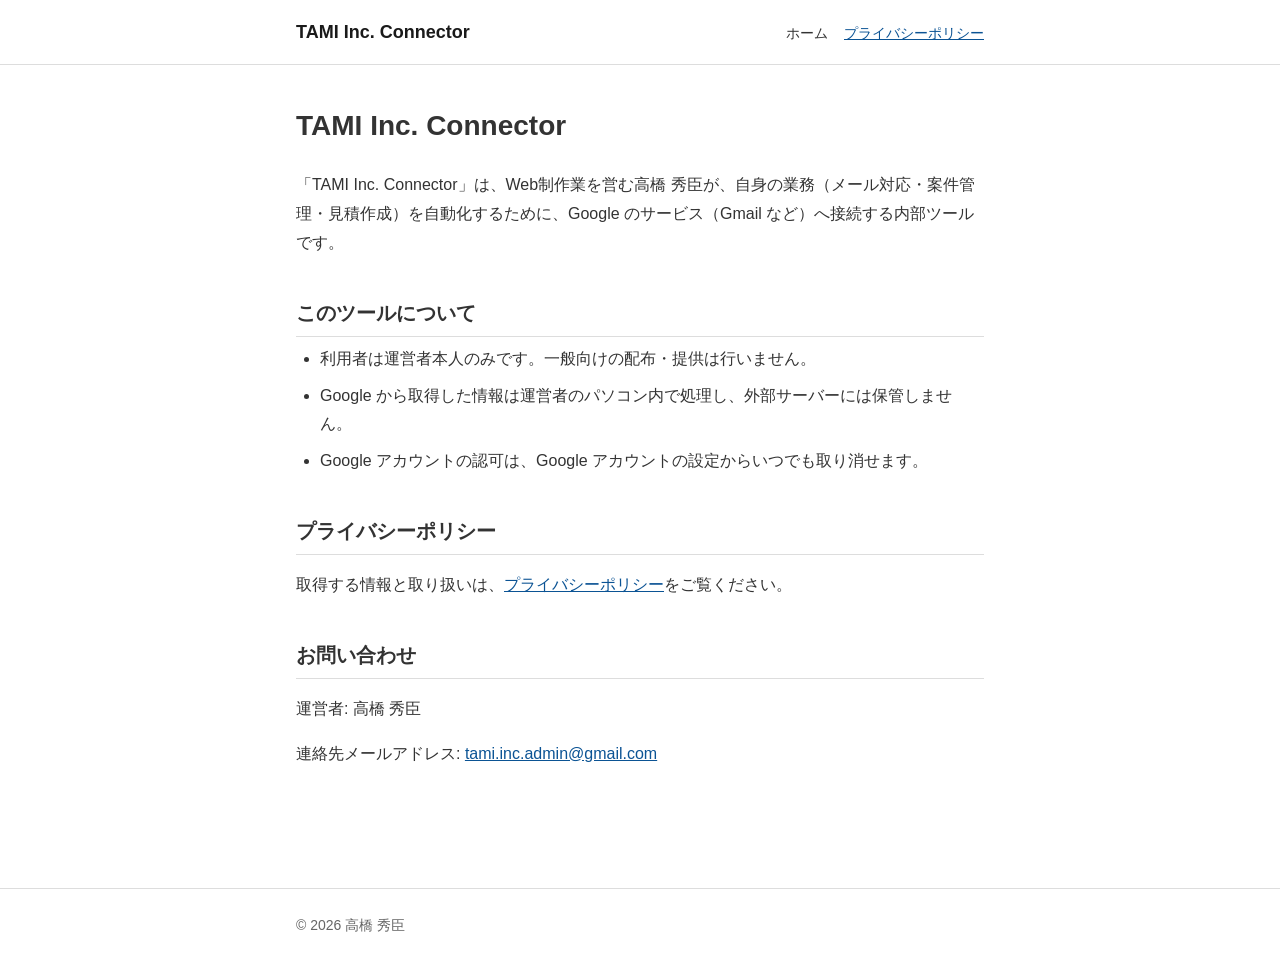
<file: index.html>
<!DOCTYPE html>
<html lang="ja">
<head>
  <meta charset="UTF-8">
  <meta name="viewport" content="width=device-width, initial-scale=1.0">
  <title>TAMI Inc. Connector</title>
  <meta name="description" content="Web制作業を営む高橋 秀臣が、自身の業務を自動化するために Google のサービスへ接続する内部ツール「TAMI Inc. Connector」の紹介ページです。">
  <link rel="stylesheet" href="css/style.css">
</head>
<body>
  <header class="l-header">
    <div class="l-header__inner">
      <p class="l-header__title"><a class="l-header__title-link" href="index.html">TAMI Inc. Connector</a></p>
      <nav class="l-header__nav" aria-label="メインメニュー">
        <ul class="l-header__list">
          <li class="l-header__item"><a class="l-header__link l-header__link--current" href="index.html" aria-current="page">ホーム</a></li>
          <li class="l-header__item"><a class="l-header__link" href="privacy.html">プライバシーポリシー</a></li>
        </ul>
      </nav>
    </div>
  </header>

  <main class="l-main">
    <div class="l-main__inner">
      <article class="p-intro">
        <h1 class="p-intro__title">TAMI Inc. Connector</h1>
        <p class="p-intro__lead">「TAMI Inc. Connector」は、Web制作業を営む高橋 秀臣が、自身の業務（メール対応・案件管理・見積作成）を自動化するために、Google のサービス（Gmail など）へ接続する内部ツールです。</p>

        <section class="p-intro__section">
          <h2 class="p-intro__heading">このツールについて</h2>
          <ul class="p-intro__list">
            <li class="p-intro__item">利用者は運営者本人のみです。一般向けの配布・提供は行いません。</li>
            <li class="p-intro__item">Google から取得した情報は運営者のパソコン内で処理し、外部サーバーには保管しません。</li>
            <li class="p-intro__item">Google アカウントの認可は、Google アカウントの設定からいつでも取り消せます。</li>
          </ul>
        </section>

        <section class="p-intro__section">
          <h2 class="p-intro__heading">プライバシーポリシー</h2>
          <p class="p-intro__text">取得する情報と取り扱いは、<a href="privacy.html">プライバシーポリシー</a>をご覧ください。</p>
        </section>

        <section class="p-intro__section">
          <h2 class="p-intro__heading">お問い合わせ</h2>
          <p class="p-intro__text">運営者: 高橋 秀臣</p>
          <p class="p-intro__text">連絡先メールアドレス: <a href="mailto:tami.inc.admin@gmail.com">tami.inc.admin@gmail.com</a></p>
        </section>
      </article>
    </div>
  </main>

  <footer class="l-footer">
    <div class="l-footer__inner">
      <p class="l-footer__copyright">© 2026 高橋 秀臣</p>
    </div>
  </footer>
</body>
</html>
</file>
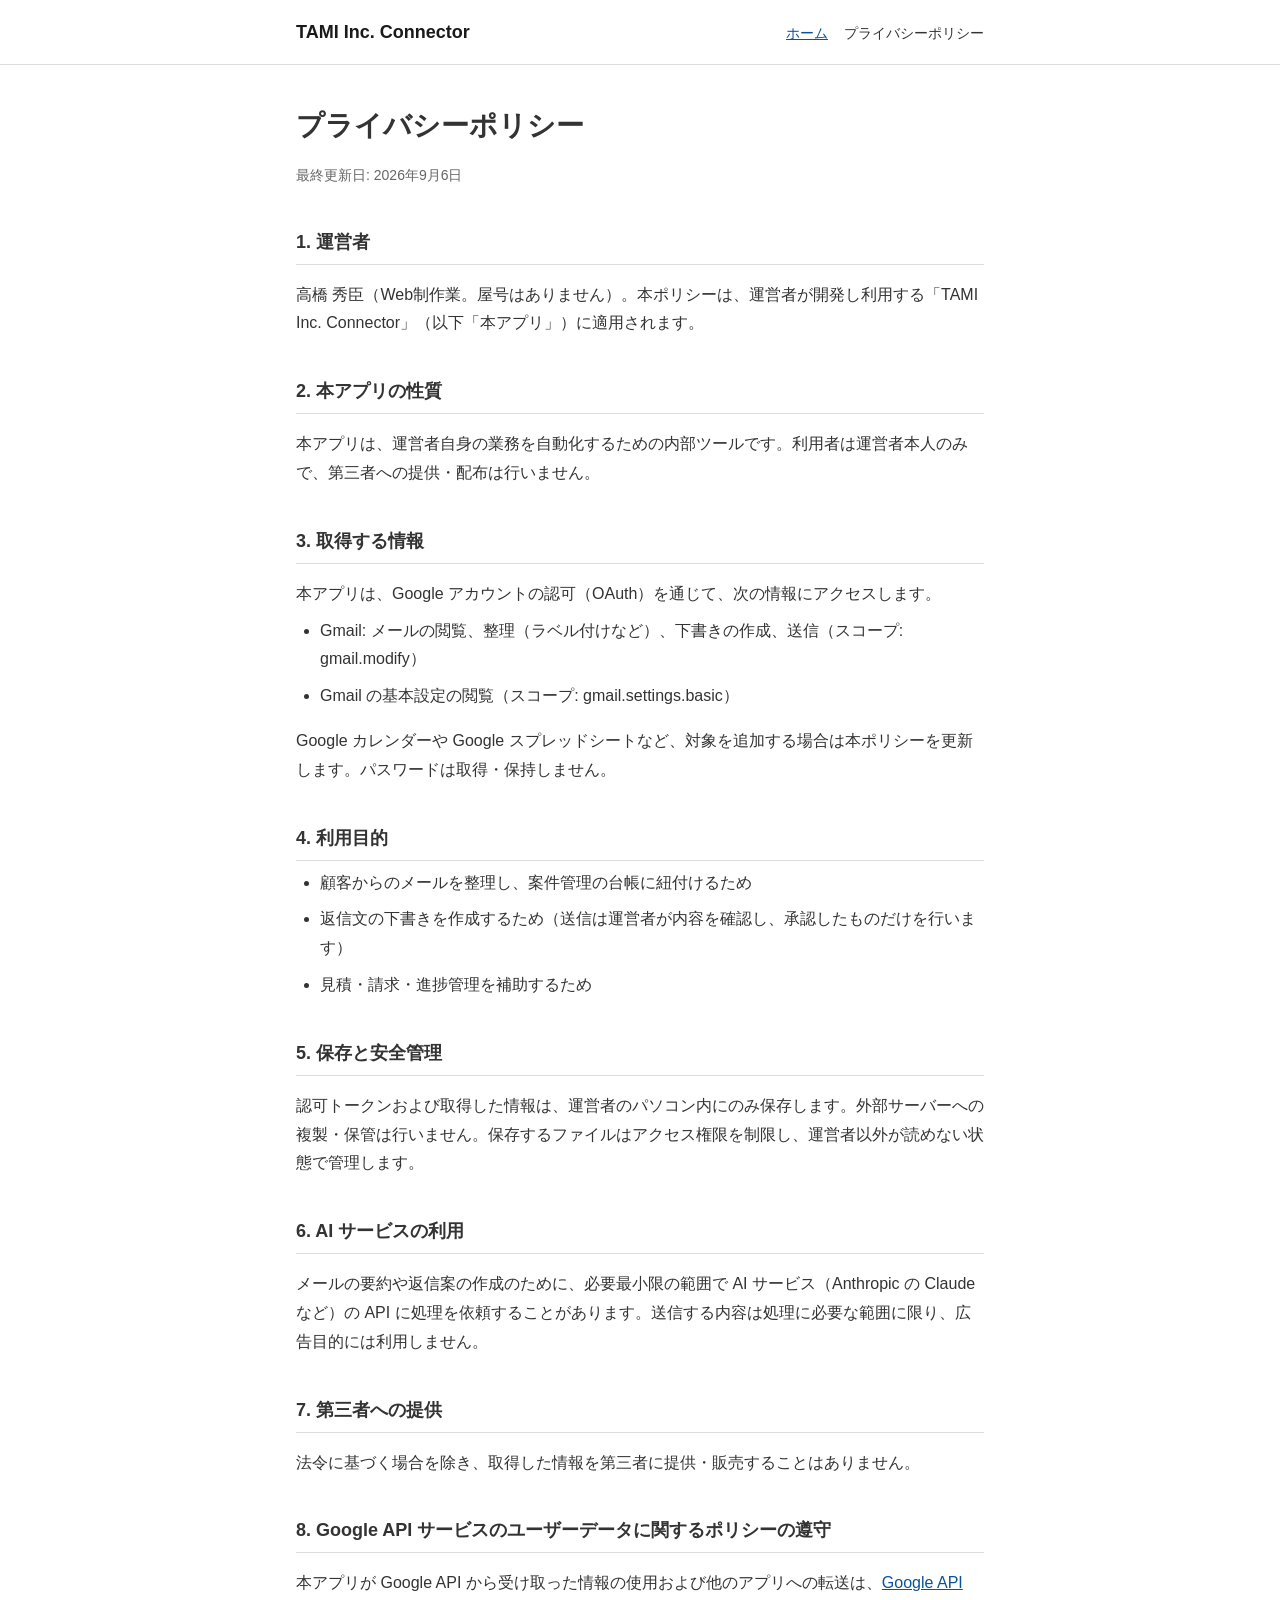
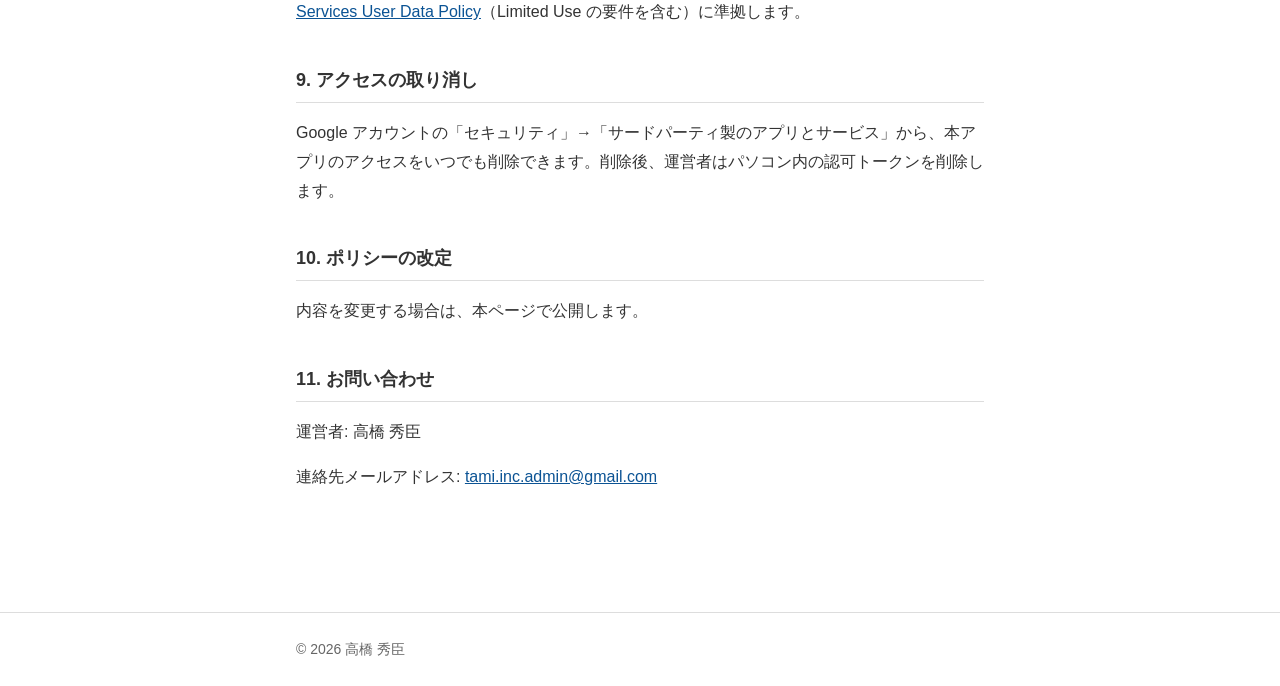
<file: privacy.html>
<!DOCTYPE html>
<html lang="ja">
<head>
  <meta charset="UTF-8">
  <meta name="viewport" content="width=device-width, initial-scale=1.0">
  <title>プライバシーポリシー | TAMI Inc. Connector</title>
  <meta name="description" content="内部ツール「TAMI Inc. Connector」が Google アカウントの認可を通じて取得する情報と、その利用目的・保存方法・取り消し方法を定めたプライバシーポリシーです。">
  <link rel="stylesheet" href="css/style.css">
</head>
<body>
  <header class="l-header">
    <div class="l-header__inner">
      <p class="l-header__title"><a class="l-header__title-link" href="index.html">TAMI Inc. Connector</a></p>
      <nav class="l-header__nav" aria-label="メインメニュー">
        <ul class="l-header__list">
          <li class="l-header__item"><a class="l-header__link" href="index.html">ホーム</a></li>
          <li class="l-header__item"><a class="l-header__link l-header__link--current" href="privacy.html" aria-current="page">プライバシーポリシー</a></li>
        </ul>
      </nav>
    </div>
  </header>

  <main class="l-main">
    <div class="l-main__inner">
      <article class="p-policy">
        <h1 class="p-policy__title">プライバシーポリシー</h1>
        <p class="p-policy__updated">最終更新日: 2026年9月6日</p>

        <section class="p-policy__section">
          <h2 class="p-policy__heading">1. 運営者</h2>
          <p class="p-policy__text">高橋 秀臣（Web制作業。屋号はありません）。本ポリシーは、運営者が開発し利用する「TAMI Inc. Connector」（以下「本アプリ」）に適用されます。</p>
        </section>

        <section class="p-policy__section">
          <h2 class="p-policy__heading">2. 本アプリの性質</h2>
          <p class="p-policy__text">本アプリは、運営者自身の業務を自動化するための内部ツールです。利用者は運営者本人のみで、第三者への提供・配布は行いません。</p>
        </section>

        <section class="p-policy__section">
          <h2 class="p-policy__heading">3. 取得する情報</h2>
          <p class="p-policy__text">本アプリは、Google アカウントの認可（OAuth）を通じて、次の情報にアクセスします。</p>
          <ul class="p-policy__list">
            <li class="p-policy__item">Gmail: メールの閲覧、整理（ラベル付けなど）、下書きの作成、送信（スコープ: gmail.modify）</li>
            <li class="p-policy__item">Gmail の基本設定の閲覧（スコープ: gmail.settings.basic）</li>
          </ul>
          <p class="p-policy__text">Google カレンダーや Google スプレッドシートなど、対象を追加する場合は本ポリシーを更新します。パスワードは取得・保持しません。</p>
        </section>

        <section class="p-policy__section">
          <h2 class="p-policy__heading">4. 利用目的</h2>
          <ul class="p-policy__list">
            <li class="p-policy__item">顧客からのメールを整理し、案件管理の台帳に紐付けるため</li>
            <li class="p-policy__item">返信文の下書きを作成するため（送信は運営者が内容を確認し、承認したものだけを行います）</li>
            <li class="p-policy__item">見積・請求・進捗管理を補助するため</li>
          </ul>
        </section>

        <section class="p-policy__section">
          <h2 class="p-policy__heading">5. 保存と安全管理</h2>
          <p class="p-policy__text">認可トークンおよび取得した情報は、運営者のパソコン内にのみ保存します。外部サーバーへの複製・保管は行いません。保存するファイルはアクセス権限を制限し、運営者以外が読めない状態で管理します。</p>
        </section>

        <section class="p-policy__section">
          <h2 class="p-policy__heading">6. AI サービスの利用</h2>
          <p class="p-policy__text">メールの要約や返信案の作成のために、必要最小限の範囲で AI サービス（Anthropic の Claude など）の API に処理を依頼することがあります。送信する内容は処理に必要な範囲に限り、広告目的には利用しません。</p>
        </section>

        <section class="p-policy__section">
          <h2 class="p-policy__heading">7. 第三者への提供</h2>
          <p class="p-policy__text">法令に基づく場合を除き、取得した情報を第三者に提供・販売することはありません。</p>
        </section>

        <section class="p-policy__section">
          <h2 class="p-policy__heading">8. Google API サービスのユーザーデータに関するポリシーの遵守</h2>
          <p class="p-policy__text">本アプリが Google API から受け取った情報の使用および他のアプリへの転送は、<a href="https://developers.google.com/terms/api-services-user-data-policy" target="_blank" rel="noopener">Google API Services User Data Policy</a>（Limited Use の要件を含む）に準拠します。</p>
        </section>

        <section class="p-policy__section">
          <h2 class="p-policy__heading">9. アクセスの取り消し</h2>
          <p class="p-policy__text">Google アカウントの「セキュリティ」→「サードパーティ製のアプリとサービス」から、本アプリのアクセスをいつでも削除できます。削除後、運営者はパソコン内の認可トークンを削除します。</p>
        </section>

        <section class="p-policy__section">
          <h2 class="p-policy__heading">10. ポリシーの改定</h2>
          <p class="p-policy__text">内容を変更する場合は、本ページで公開します。</p>
        </section>

        <section class="p-policy__section">
          <h2 class="p-policy__heading">11. お問い合わせ</h2>
          <p class="p-policy__text">運営者: 高橋 秀臣</p>
          <p class="p-policy__text">連絡先メールアドレス: <a href="mailto:tami.inc.admin@gmail.com">tami.inc.admin@gmail.com</a></p>
        </section>
      </article>
    </div>
  </main>

  <footer class="l-footer">
    <div class="l-footer__inner">
      <p class="l-footer__copyright">© 2026 高橋 秀臣</p>
    </div>
  </footer>
</body>
</html>
</file>
<file: css/style.css>
@charset "UTF-8";

/* Foundation */
@import "foundation/_variable.css";
@import "foundation/_reset.css";
@import "foundation/_base.css";

/* Layout */
@import "layout/_header.css";
@import "layout/_footer.css";
@import "layout/_main.css";

/* Object - Project */
@import "object/project/_intro.css";
@import "object/project/_policy.css";

/* Object - Utility */
@import "object/utility/_utility.css";
</file>
